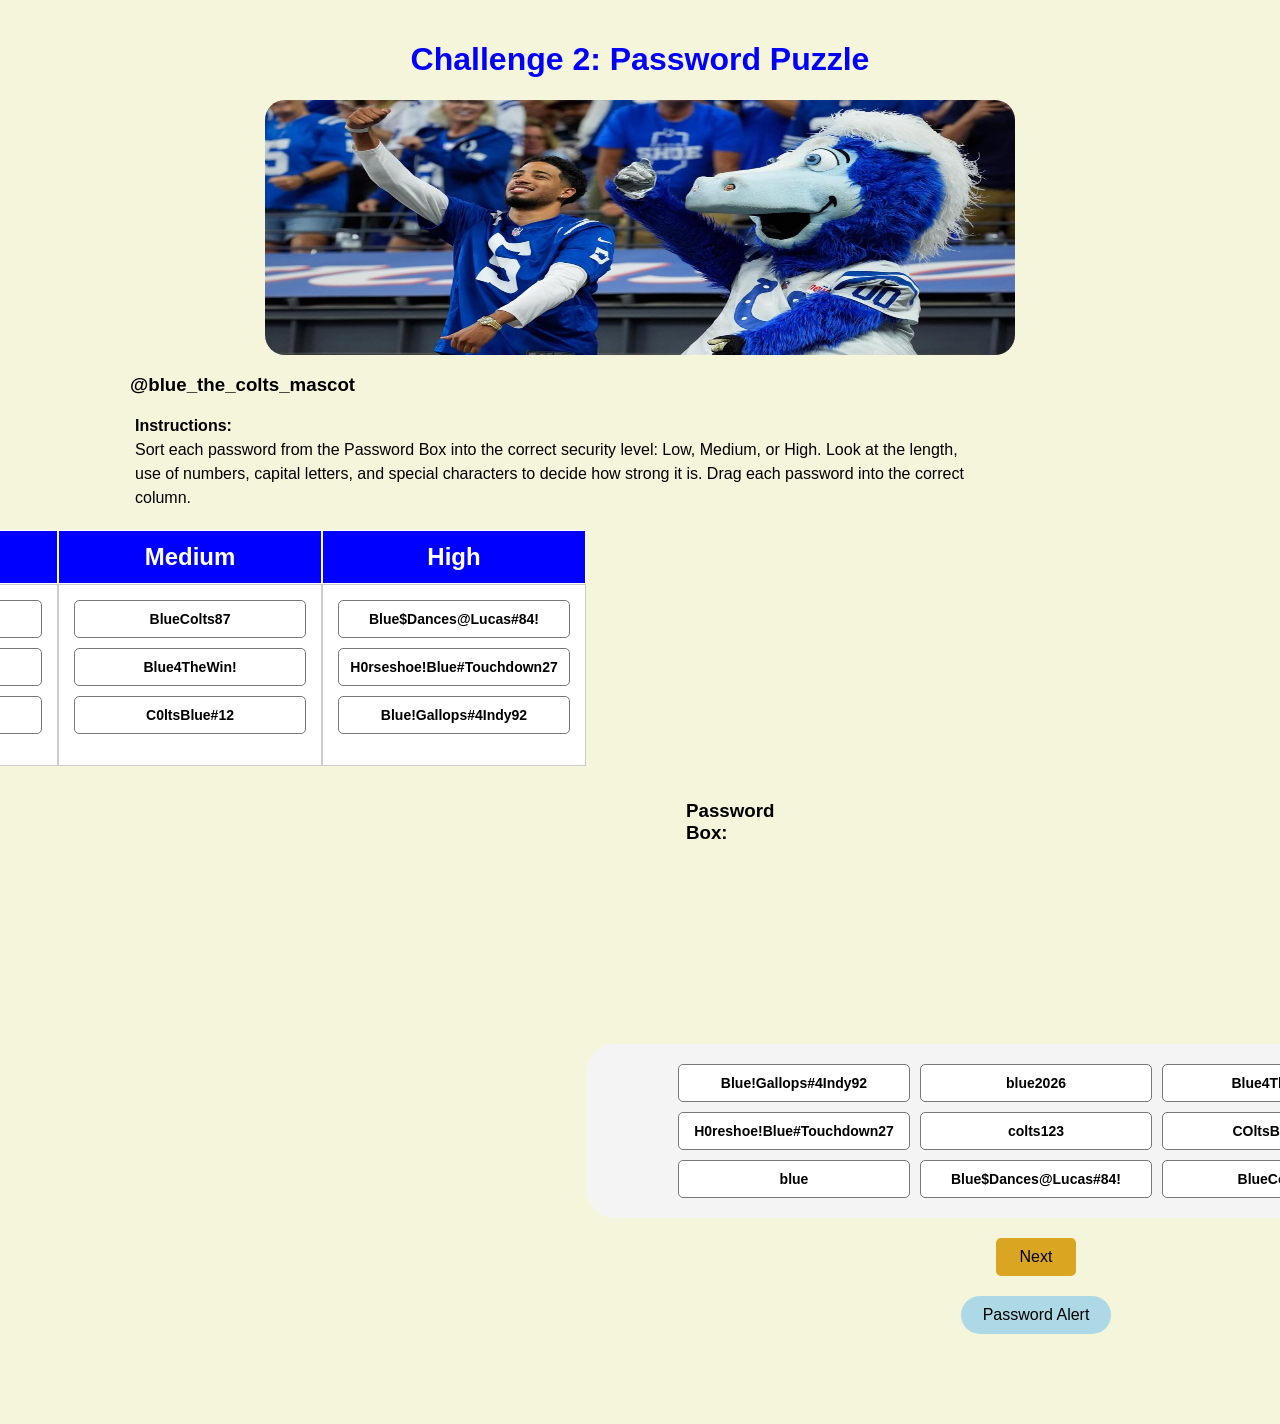
<file: Password Puzzle/index.html>
<!DOCTYPE html>
<html lang="en">

<head>
    <meta charset="UTF-8">
    <meta name="viewport" content="width=device-width, initial-scale=1.0">
    <title>Challenge 2: Password Puzzle</title>
    <link rel="stylesheet" href="style.css">

</head>

<body>

    <h1>Challenge 2: Password Puzzle</h1>

    <img src="image.jpg" alt="colt" style="width:750px;height:255px;"> 

    <h3>@blue_the_colts_mascot</h3>

    <p class="instructions">
        <strong>Instructions:</strong><br>
        Sort each password from the Password Box into the correct security level: Low, Medium, or High.
        Look at the length, use of numbers, capital letters, and special characters to decide how strong it is.
        Drag each password into the correct column. 
    </p>

    <div class="levels">

        <div class="level">
            <div class="level-title">Low</div>

            <div class="password-list">
                <div class="password">blue</div>
                <div class="password">colts123</div>
                <div class="password">blue2026</div>
            </div>
        </div>

        <div class="level">
            <div class="level-title">Medium</div>

            <div class="password-list">
                <div class="password">BlueColts87</div>
                <div class="password">Blue4TheWin!</div>
                <div class="password">C0ltsBlue#12</div>
            </div>
        </div>

        <div class="level">
            <div class="level-title">High</div>

            <div class="password-list">
                <div class="password">Blue$Dances@Lucas#84!</div>
                <div class="password">H0rseshoe!Blue#Touchdown27</div>
                <div class="password">Blue!Gallops#4Indy92</div>
            </div>
        </div>

        <div class="password-section">

        <h3>Password Box:</h3>

        <div class="password-box">

        <div class="password">Blue!Gallops#4Indy92</div>
        <div class="password">blue2026</div>
        <div class="password">Blue4TheWin!</div>
        <div class="password">H0reshoe!Blue#Touchdown27</div>
        <div class="password">colts123</div>
        <div class="password">COltsBlue#12</div>
        <div class="password">blue</div>
        <div class="password">Blue$Dances@Lucas#84!</div>
        <div class="password">BlueColts87</div>
    </div>

    <a href="index.html" class="next-button">Next</a>

   <a href="#popup" class="popup-button">Password Alert</a>

   <div id="popup" class="popup">

        <div class="popup-content">

            <h3>Password Compromised</h3>
            <p>Blue's password was compromised. Sort the passwords by security level to help secure the account.</p>
            <a href="#" class="close-button">Close</a>
        </div>
    </div>


</body>
</html>
</file>
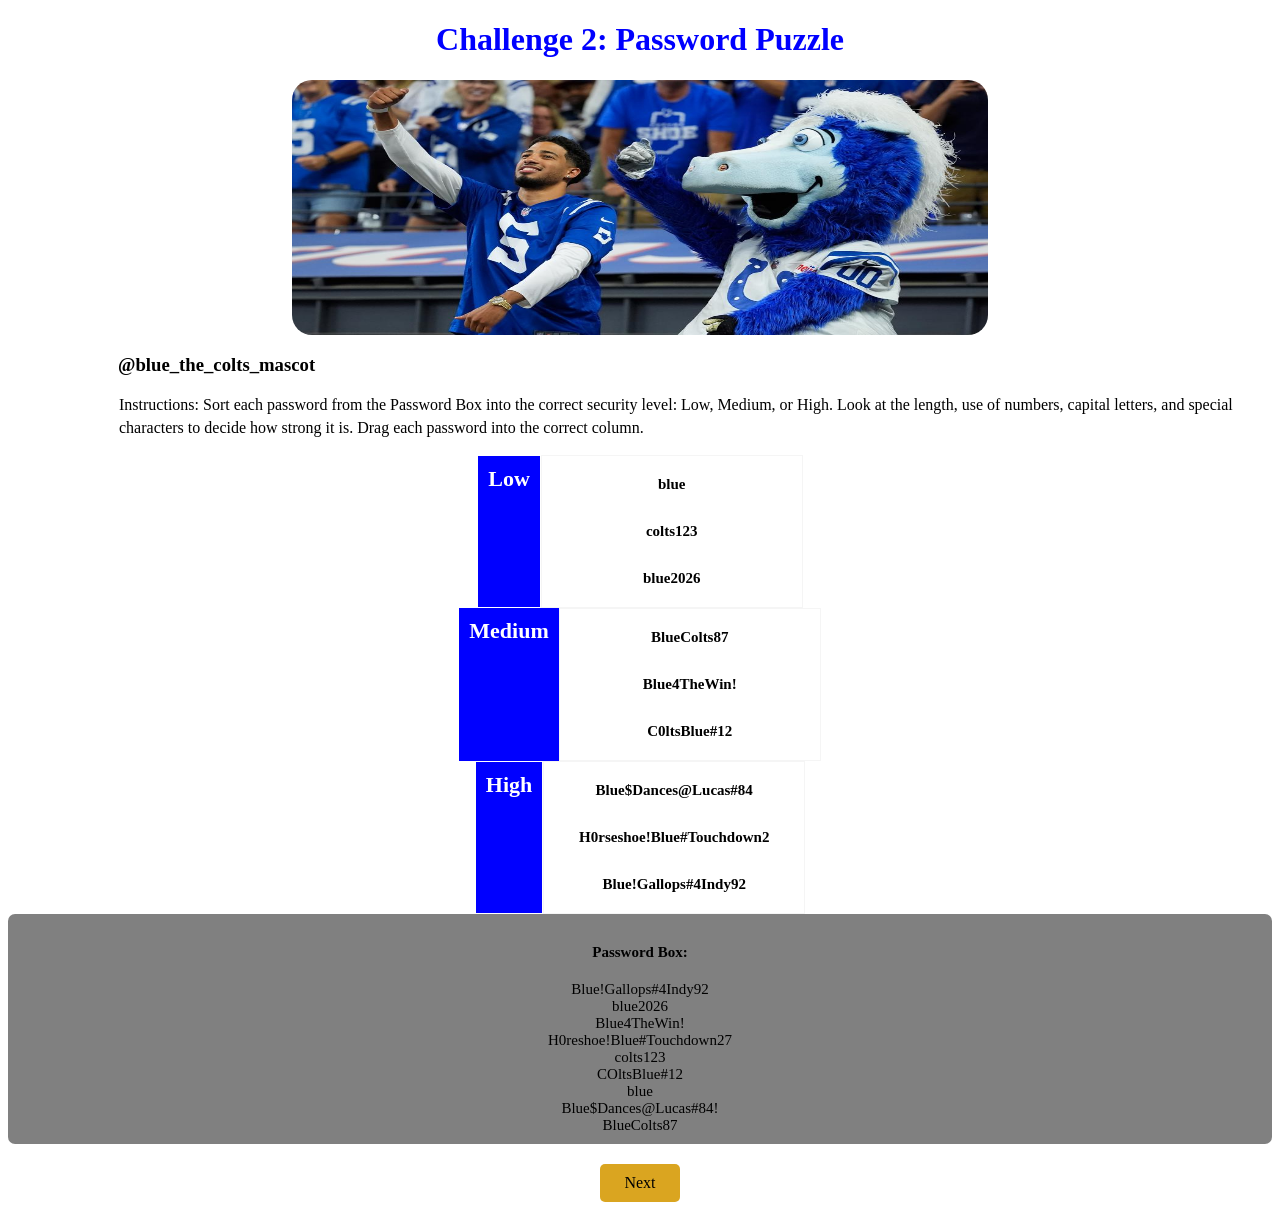
<file: Password Puzzle/Password Puzzle/index.html>
<!DOCTYPE html>
<html lang="en">

<headL>
    <meta charset="UTF-8">
    <meta name="viewport" content="width=device-width, initial-scale=1.0">
    <title>Challenge 2: Password Puzzle</title>
    <link rel="stylesheet" href="style.css">
    
</headL>

<body>
    <h1>Challenge 2: Password Puzzle</h1>

    <img src="image1.jpg" alt="colts">

    <h3>@blue_the_colts_mascot</h3>

    <p class="instructions">
        Instructions: Sort each password from the Password Box into the correct security level: Low, Medium, or High. 
        Look at the length, use of numbers, capital letters, and special characters to decide how strong it is. 
        Drag each password into the correct column.
    </p>

    <div class="level-1">
        <div class="level-title-1">Low</div>

        <div class="password-list-1">
            <div class="password-1">blue</div>
            <div class="password-1">colts123</div>
            <div class="password-1">blue2026</div>
        </div>
    </div>

    <div class="level-2">
        <div class="level-title-2">Medium</div>

        <div class="password-list-2">
            <div class="password-2">BlueColts87</div>
            <div class="password-2">Blue4TheWin!</div>
            <div class="password-2">C0ltsBlue#12</div>
        </div>
    </div>

    <div class="level-3">
        <div class="level-title-3">High</div>

        <div class="password-list-3">
            <div class="password-3">Blue$Dances@Lucas#84</div>
            <div class="password-3">H0rseshoe!Blue#Touchdown2</div>
            <div class="password-3">Blue!Gallops#4Indy92</div>
        </div>
    </div>


    <div class="password-box">
        <h4>Password Box:</h4>

        <div class="password">Blue!Gallops#4Indy92</div>
        <div class="password">blue2026</div>
        <div class="password">Blue4TheWin!</div>
        <div class="password">H0reshoe!Blue#Touchdown27</div>
        <div class="password">colts123</div>
        <div class="password">COltsBlue#12</div>
        <div class="password">blue</div>
        <div class="password">Blue$Dances@Lucas#84!</div>
        <div class="password">BlueColts87</div>
    </div>

    <a href="index.html" class="next-button">Next</a>



</body>
</html>
</file>
<file: Password Puzzle/style.css>
body {
    background-color: beige;
    font-family: Arial, sans-serif;
    margin: 0;
    padding: 20px;
}

h1 {
    color: blue;
    text-align: center;
}

h3 {
    color: black;
    text-align: left;
    margin-left: 110px;
}

.instructions {
    max-width: 850px;
    margin: 10px auto 20px auto;
    text-align: left;
    font-size: 16px;
    line-height: 1.5;
    margin-left: 115px;
}

.levels {
    display: flex;
    justify-content: center;
    max-width: 900px;
    margin: 20px auto;
}

.level {
    width: 300px;
}

.level-title {
    background-color: blue;
    color: white;
    font-size: 24px;
    font-weight: bold;
    text-align: center;
    padding: 12px;
    border: 1px solid white;
}

.password-list {
    background-color: white;
    min-height: 150px;
    padding: 15px;
    border: 1px solid #cccccc;
    display: flex;
    flex-direction: column;
    align-items: center;
    gap: 10px;
}

.password {
    background-color: white;
    border: 1px solid #777;
    border-radius: 5px;
    padding: 10px;
    width: 210px;
    text-align: center;
    font-weight: bold;
    font-size: 14px;
    cursor: pointer;
    transition: background-color 0.3s ease;
}

.password:hover {
    background-color: wheat;
}

.password-section {
    max-width: 900px;
    margin: 30px auto;
}

.password-section h3 {
    text-align: right;
    margin-bottom: 200px;
    margin-left: 100px;
    margin-right: 950px;
    margin-top: 240px;
}

.password-box {
    background-color: #f4f4f4;
    border-radius: 30px;
    padding: 20px;
    min-height: 120px;
    display: flex;
    justify-content: center;
    align-items: center;
    flex-wrap: wrap;
    gap: 10px;
}

.popup-button {
    display: block;
    width: 130px;
    margin: 20px auto;
    padding: 10px;
    background-color: lightblue;
    color: black;
    text-decoration: none;
    text-align: center;
    border-radius: 50px;
}

.popup-button:hover {
    background-color: lightskyblue;
}

.popup {
    display: none;
    position: fixed;
    top: 0;
    left: 0;
    width: 100%;
    height: 100%;
    background: rgba(236, 197, 197, 0.8);
    justify-content: center;
    align-items: center;
}

.popup:target {
    display: flex;
}

.popup-content {
    background-color: rgb(244, 244, 162);
    padding: 30px;
    border-radius: 7px;
    text-align: center;
    width: 350px;
    max-width: 80%;
}

.close-button {
    display: inline-block;
    margin-top: 10px;
    padding: 8px 15px;
    background-color: rgb(172, 240, 240);
    color: rgb(46, 51, 51);
    text-decoration: none;
    border-radius: 5px;
}

.close-button:hover {
    background-color: rgb(86, 147, 144);
}

.next-button {
    display: block;
    width: 60px;
    margin: 20px auto;
    padding: 10px;
    background-color: goldenrod;
    color: black;
    text-decoration: none;
    text-align: center;
    border-radius: 5px;
}

.next-button:hover {
    background-color: darkgoldenrod;
}

img {
  display: block;
  margin: auto;
  width: 50%;
  border-radius: 20px;
}
</file>
<file: Password Puzzle/Password Puzzle/style.css>
h1 {
    color: blue;
    text-align: center;
}

img {
    display: block;
    margin: auto;
    width: 55%;
    border-radius: 20px;
    height: 255px;
}

h3 {
    color: black;
    text-align: left;
    margin-left: 110px;
}

.instructions {
    text-align: left;
    line-height: 1.4;
    font-size: 16px;
    margin-left: 111px;
}

.level-1 {
    display: flex;
    justify-content: center;
}

.level-title-1 {
    text-align: center;
    font-weight: bold;
    background-color: blue;
    color: white;
    font-size: 22px;
    padding: 10px;
    border: 1px solid white;
}

.password-list-1 {
    display: flex;
    flex-direction: column;
    gap: 10px;
    padding: 10px;
    background-color: white;
    min-height: 120px;
    border: 1px solid whitesmoke;
}

.password-1 {
    text-align: center;
    padding: 10px;
    border-radius: 7px;
    font-size: 15px;
    font-weight: bold;
    width: 220px;
    cursor: pointer;
}

.password-1:hover {
    background-color: wheat;
}

.level-2 {
    display: flex;
    justify-content: center;
}

.level-title-2 {
    text-align: center;
    font-weight: bold;
    background-color: blue;
    color: white;
    font-size: 22px;
    padding: 10px;
    border: 1 px solid white;
}

.password-list-2 {
    display: flex;
    flex-direction: column;
    gap: 10px;
    padding: 10px;
    background-color: white;
    min-height: 120px;
    border: 1px solid whitesmoke;
}

.password-2 {
    text-align: center;
    padding: 10px;
    border-radius: 7px;
    font-size: 15px;
    font-weight: bold;
    width: 220px;
    cursor: pointer;
}

.password-2:hover {
    background-color: wheat;
}

.level-3 {
    display: flex;
    justify-content: center;
}

.level-title-3 {
    text-align: center;
    font-weight: bold;
    background-color: blue;
    color: white;
    font-size: 22px;
    padding: 10px;
    border: 1px solid white;
}

.password-list-3 {
    display: flex;
    flex-direction: column;
    gap: 10px;
    padding: 10px;
    background-color: white;
    min-height: 120px;
    border: 1px solid whitesmoke;

}

.password-3 {
    text-align: center;
    padding: 10px;
    border-radius: 7px;
    font-size: 15px;
    font-weight: bold;
    width: 220px;
    cursor: pointer;
}

.password-3:hover {
    background-color: wheat;
}

.password-box {
    text-align: center;
    border-radius: 7px;
    padding: 10px;
    font-size: 15px;
    cursor: pointer;
    background-color: gray;
}

.next-button {
    display: block;
    padding: 10px;
    background-color: goldenrod;
    color: black;
    width: 60px;
    text-align: center;
    border-radius:  5px;
    text-decoration: none;
    margin: 20px auto;

}
</file>
